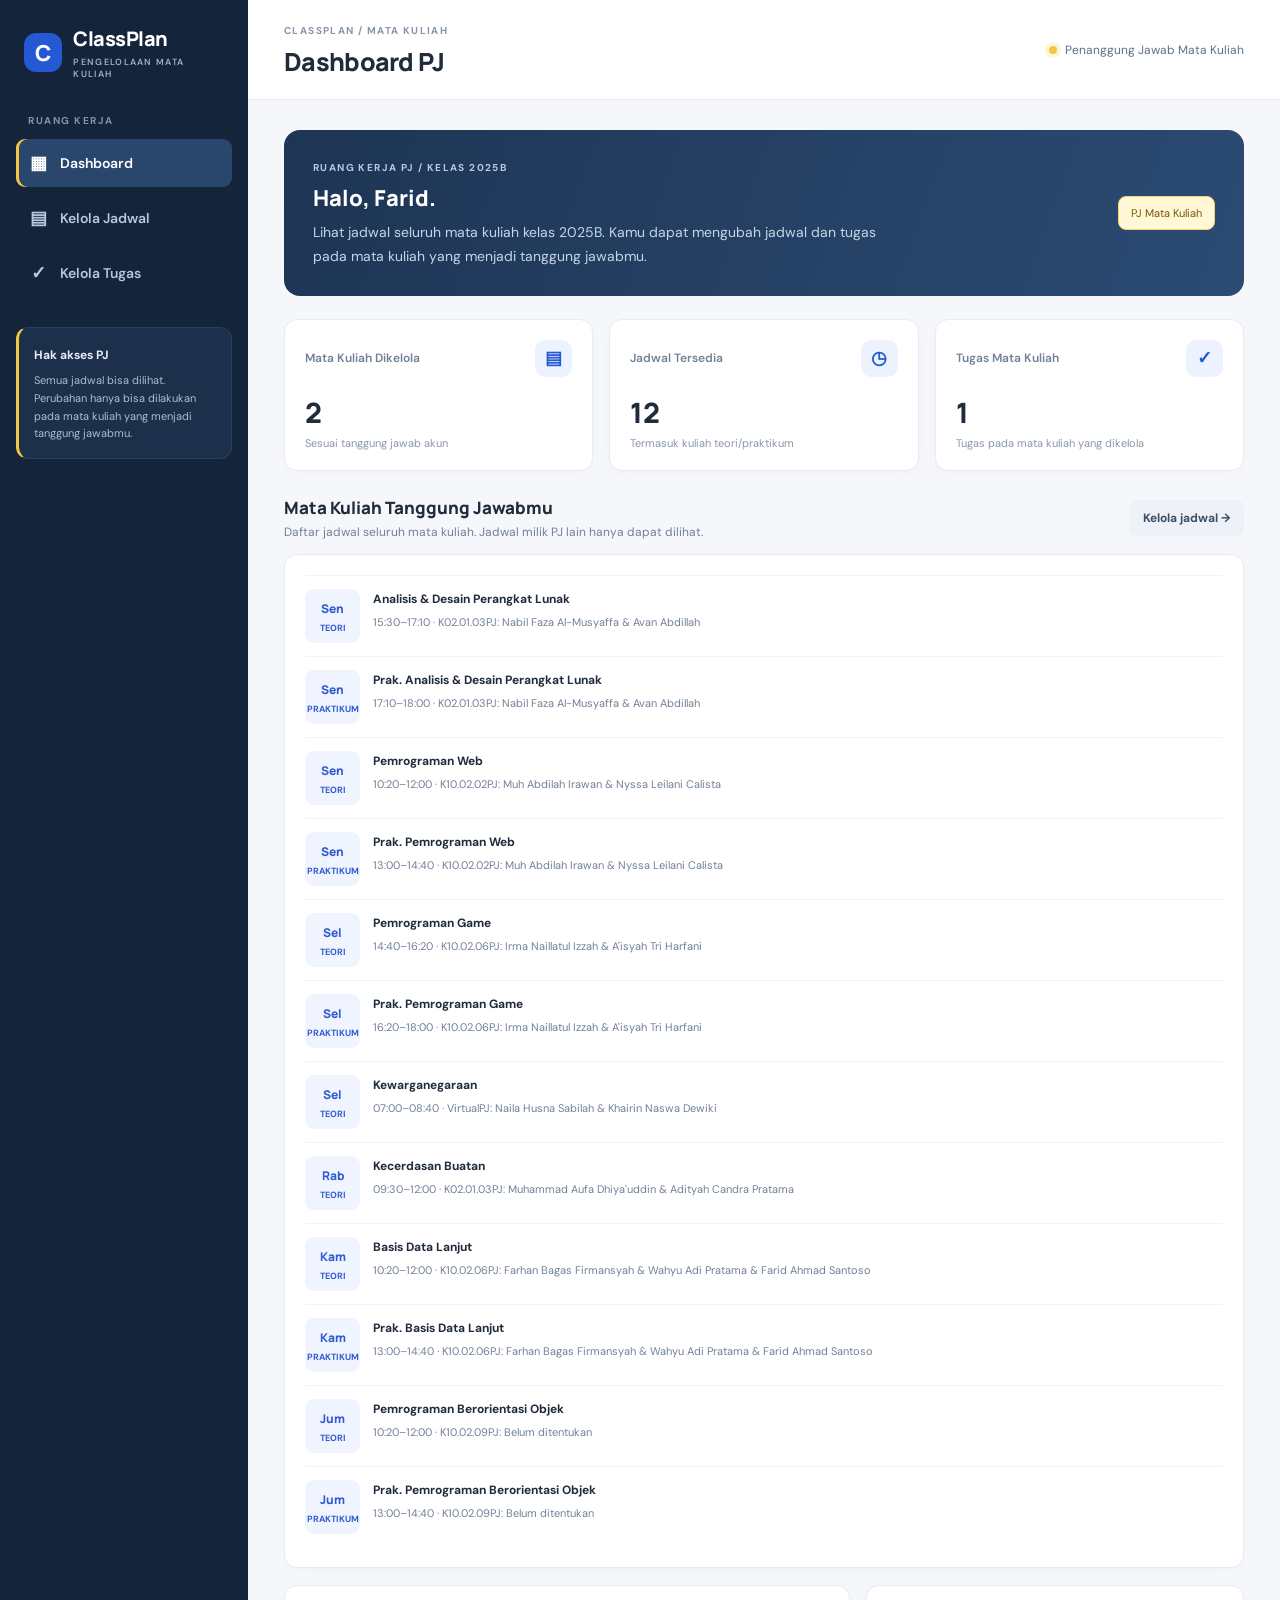
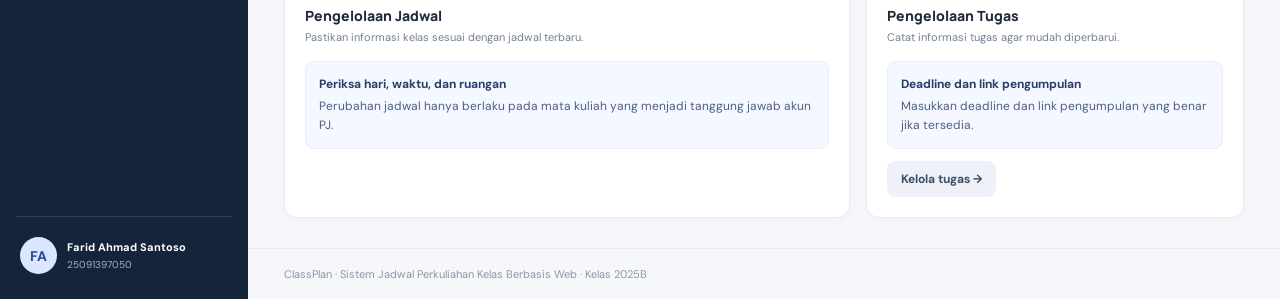
<file: index.html>
<!DOCTYPE html>
<html lang="id">
<head>
  <meta charset="UTF-8">
  <meta name="viewport" content="width=device-width, initial-scale=1.0">
  <title>ClassPlan | Pengelolaan Mata Kuliah</title>
  <link rel="stylesheet" href="css/style.css">
  <script src="https://code.jquery.com/jquery-3.7.1.min.js"></script>
  <script src="js/script.js" defer></script>
</head>
<body>
  <div id="appShell" class="app-shell">
    <aside class="sidebar" id="sidebar">
      <a class="brand" href="#" data-page="dashboard"><span class="brand-mark">C</span><span>ClassPlan<small>PENGELOLAAN MATA KULIAH</small></span></a>
      <div class="side-label">RUANG KERJA</div>
      <nav class="navigation">
        <a href="#" class="nav-link active" data-page="dashboard"><span>▦</span> Dashboard</a>
        <a href="#" class="nav-link" data-page="jadwal"><span>▤</span> Kelola Jadwal</a>
        <a href="#" class="nav-link" data-page="tugas"><span>✓</span> Kelola Tugas</a>
      </nav>
      <div class="sidebar-note"><strong>Hak akses PJ</strong><p>Semua jadwal bisa dilihat. Perubahan hanya bisa dilakukan pada mata kuliah yang menjadi tanggung jawabmu.</p></div>
      <div class="profile"><div class="avatar" id="profileInitials">PJ</div><div class="profile-text"><strong id="profileName">PJ Mata Kuliah</strong><small id="profileNim"></small></div></div>
    </aside>
    <main class="main-area">
      <header class="topbar"><button class="menu-toggle" id="menuToggle" aria-label="Buka menu">☰</button><div><span class="eyebrow">CLASSPLAN / MATA KULIAH</span><h1 id="pageTitle">Dashboard</h1></div><div class="topbar-right"><span class="status-dot"></span><span>Penanggung Jawab Mata Kuliah</span></div></header>
      <section id="pageContent" class="page-content" aria-live="polite"><div class="loading">Memuat halaman...</div></section>
      <footer>ClassPlan · Sistem Jadwal Perkuliahan Kelas Berbasis Web · Kelas 2025B</footer>
    </main>
  </div>
</body>
</html>
</file>
<file: css/style.css>
@import url('https://fonts.googleapis.com/css2?family=DM+Sans:wght@400;500;600;700&family=Manrope:wght@400;500;600;700;800&display=swap');
:root{--navy:#14243b;--navy2:#1d3554;--blue:#2459d3;--blue-light:#edf2ff;--yellow:#f4c542;--yellow-soft:#fff7d6;--ink:#202b3c;--muted:#718096;--line:#e7ebf2;--bg:#f5f7fb;--white:#fff;--green:#18865b;--red:#d94a52}*{box-sizing:border-box}body{margin:0;background:var(--bg);font-family:'DM Sans',sans-serif;color:var(--ink);font-size:14px}a{color:inherit;text-decoration:none}button,input,select,textarea{font:inherit}[hidden]{display:none!important}.login-screen{min-height:100vh;display:grid;grid-template-columns:minmax(340px,500px) 1fr;background:#fff}.login-card{padding:clamp(28px,6vw,72px);align-self:center;max-width:600px;width:100%;margin:auto}.login-brand{display:flex;align-items:center;gap:12px;margin-bottom:48px}.login-brand strong{font:800 22px Manrope,sans-serif;display:block}.login-brand small{display:block;font-size:9px;letter-spacing:1.3px;color:#8390a3;margin-top:4px;font-weight:700}.brand-mark{width:42px;height:42px;border-radius:12px;background:#4778f2;color:white;display:grid;place-items:center;font:800 23px Manrope,sans-serif}.eyebrow{font-size:10px;color:#8794a8;font-weight:700;letter-spacing:1.4px}.login-card h1{font:800 27px Manrope,sans-serif;letter-spacing:-.8px;margin:12px 0}.login-desc{color:var(--muted);line-height:1.75;font-size:13px;margin-bottom:27px}.login-card label{display:block;font-weight:700;font-size:12px;margin:16px 0 7px}.login-card input{width:100%;padding:13px;border:1px solid #dfe5ee;border-radius:9px;outline:none}.login-card input:focus,.field input:focus,.field select:focus,.field textarea:focus{border-color:#7e9cf6;box-shadow:0 0 0 3px #3768e51a}.form-hint{font-size:11px;color:var(--muted);line-height:1.6}.login-error{color:var(--red);font-size:12px}.login-submit{width:100%;margin-top:8px}.login-foot{font-size:10px;color:#9aa4b2;margin-top:26px}.demo-help{margin-top:18px;font-size:12px;color:#52627a}.demo-help summary{cursor:pointer;font-weight:700}.demo-help #demoAccounts{line-height:1.8;padding:10px 0;color:#68778d}.login-side{background:linear-gradient(145deg,#152943,#2d4d76);color:white;padding:clamp(35px,7vw,100px);display:flex;flex-direction:column;justify-content:center;position:relative;overflow:hidden}.login-side:after{content:"";position:absolute;width:440px;height:440px;border:70px solid #ffffff0b;border-radius:50%;right:-130px;bottom:-200px}.side-kicker{color:#a8bee0;font-size:11px;font-weight:700;letter-spacing:2px}.login-side h2{font:800 clamp(27px,4vw,45px) Manrope,sans-serif;line-height:1.2;max-width:560px;letter-spacing:-1.3px;z-index:1}.login-side p{color:#c4d1e4;line-height:1.8;max-width:460px}.side-mini{border:1px solid #ffffff35;background:#ffffff0d;padding:13px 15px;border-radius:10px;align-self:flex-start;margin-top:24px;font-size:12px;z-index:1}
.app-shell{min-height:100vh;display:flex}.sidebar{width:248px;background:var(--navy);color:#d9e3f3;display:flex;flex-direction:column;padding:25px 16px;flex-shrink:0}.brand{display:flex;align-items:center;gap:11px;padding:0 8px 34px;color:#fff;font:800 20px Manrope,sans-serif;letter-spacing:-.5px}.brand-mark{width:39px;height:39px;border-radius:12px;background:#4778f2;display:grid;place-items:center;font-size:22px}.brand small{display:block;font:600 9px 'DM Sans',sans-serif;letter-spacing:1.3px;color:#9fb0ca;margin-top:4px}.side-label{font-size:10px;font-weight:700;letter-spacing:1.5px;color:#7f93b1;padding:0 12px 12px}.navigation{display:grid;gap:7px}.nav-link{display:flex;gap:12px;align-items:center;padding:12px;border-radius:9px;color:#b9c7dc;font-weight:600}.nav-link span{font-size:18px;width:20px;text-align:center}.nav-link:hover,.nav-link.active{background:#2a4263;color:#fff}.nav-link.active{box-shadow:inset 3px 0 #79a0ff}.sidebar-note{margin-top:30px;background:#1c304b;border:1px solid #2b405e;padding:15px;border-radius:12px;color:#e6edfa;line-height:1.6}.sidebar-note strong{font-size:12px}.sidebar-note p{font-size:11px;color:#aebdd2;margin:7px 0 0}.profile{margin-top:auto;border-top:1px solid #2b405e;padding:20px 4px 0;display:flex;align-items:center;gap:10px}.avatar{height:37px;width:37px;display:grid;place-items:center;border-radius:50%;background:#dce7ff;color:#244da7;font-weight:800;flex-shrink:0}.profile strong,.profile small{display:block}.profile strong{font-size:11px;color:#fff}.profile small{font-size:10px;color:#9fb0ca;margin-top:4px}.logout-button{margin-top:13px;text-align:left;border:1px solid #344966;background:transparent;color:#c4d1e4;border-radius:8px;padding:10px;cursor:pointer}.main-area{min-width:0;flex:1;display:flex;flex-direction:column}.topbar{min-height:100px;background:#fff;border-bottom:1px solid var(--line);display:flex;align-items:center;justify-content:space-between;padding:0 36px;gap:18px}.topbar h1{font:800 25px Manrope,sans-serif;margin:6px 0 0;letter-spacing:-.7px}.topbar-right{display:flex;align-items:center;gap:8px;color:#617087;font-size:12px}.status-dot{width:8px;height:8px;border-radius:50%;background:#20b77a;box-shadow:0 0 0 4px #e5f8ef}.page-content{padding:30px 36px;flex:1;width:100%;max-width:1450px;margin:0 auto}.main-area footer{padding:18px 36px;border-top:1px solid var(--line);color:#8b96a7;font-size:11px}.menu-toggle{display:none;border:0;background:#eef2f8;border-radius:8px;padding:9px 11px;color:var(--navy)}.welcome{display:flex;align-items:center;justify-content:space-between;gap:20px;background:linear-gradient(110deg,#1e3554,#2b4b73);color:#fff;padding:27px 29px;border-radius:16px;margin-bottom:23px;overflow:hidden;position:relative}.welcome h2{font:800 22px Manrope,sans-serif;margin:8px 0}.welcome p{margin:0;color:#c6d5e8;max-width:600px;line-height:1.7}.welcome-tag{background:#ffffff19;border:1px solid #ffffff30;padding:9px 12px;border-radius:8px;font-size:11px;white-space:nowrap;z-index:1}.section-heading{display:flex;justify-content:space-between;align-items:center;gap:15px;margin:25px 0 14px}.section-heading h2{font:800 17px Manrope,sans-serif;margin:0}.section-heading p{margin:5px 0 0;color:var(--muted);font-size:12px}.stats-grid{display:grid;grid-template-columns:repeat(3,minmax(0,1fr));gap:16px}.stat-card,.panel,.table-card,.form-card{background:#fff;border:1px solid var(--line);border-radius:13px;padding:20px;box-shadow:0 3px 12px #233a5705}.stat-top{display:flex;align-items:center;justify-content:space-between;color:#718096;font-size:12px;font-weight:600}.stat-icon{width:37px;height:37px;border-radius:10px;background:var(--blue-light);color:var(--blue);display:grid;place-items:center;font-size:18px}.stat-number{font:800 28px Manrope,sans-serif;margin:16px 0 5px}.stat-foot{font-size:11px;color:#8a96a7}.panel-grid{display:grid;grid-template-columns:1.2fr .8fr;gap:16px;margin-top:17px}.panel h3,.info-card h3{font:800 14px Manrope,sans-serif;margin:0 0 5px}.panel .sub{font-size:11px;color:var(--muted);margin-bottom:17px}.upcoming-item{display:flex;gap:13px;padding:13px 0;border-top:1px solid #f0f2f6}.day-block{width:55px;min-width:55px;background:#f0f4ff;border-radius:9px;display:grid;place-content:center;text-align:center;color:#315bd0;padding:9px 3px}.day-block strong{font:800 13px Manrope}.day-block span{font-size:9px;text-transform:uppercase;font-weight:700}.upcoming-item strong{display:block;font-size:12px;margin:2px 0 5px}.upcoming-item small{color:var(--muted);font-size:11px}.notice{padding:13px;border-radius:9px;background:#f5f8ff;border:1px solid #e6edff;color:#4c6084;line-height:1.6;font-size:12px}.notice strong{display:block;color:#263e69;margin-bottom:3px}.btn{display:inline-flex;justify-content:center;align-items:center;gap:7px;border:0;border-radius:8px;padding:10px 14px;font-weight:700;font-size:12px;cursor:pointer}.btn-primary{background:var(--blue);color:#fff}.btn-primary:hover{background:#2855c9}.btn-secondary{background:#eef2f8;color:#3c4d66}.btn-danger{background:#fff0f0;color:var(--red)}.btn-small{padding:7px 9px;font-size:11px}.table-card{padding:0;overflow:hidden}.table-tools{display:flex;justify-content:space-between;gap:12px;padding:17px;border-bottom:1px solid var(--line);align-items:center}.search-box{border:1px solid #dfe5ee;border-radius:8px;padding:10px 12px;min-width:220px;outline:none}.table-wrap{overflow-x:auto}table{width:100%;border-collapse:collapse;white-space:nowrap}th{text-align:left;background:#fafbfd;color:#7b8799;text-transform:uppercase;letter-spacing:.7px;font-size:10px;padding:13px 17px}td{padding:15px 17px;border-top:1px solid #edf0f5;font-size:12px}tbody tr:hover{background:#fbfcff}.course-name{font-weight:700;color:#26354a}.muted{color:var(--muted)}.time-pill,.room-pill{background:#f0f4ff;color:#385cc2;padding:5px 8px;border-radius:6px;font-size:11px;font-weight:700}.room-pill{background:#edf8f2;color:#23744f}.actions{display:flex;gap:6px}.empty-state{text-align:center;padding:35px;color:var(--muted)}.form-layout{display:grid;grid-template-columns:minmax(0,1.5fr) minmax(220px,.8fr);gap:18px;align-items:start}.form-card h2{font:800 17px Manrope,sans-serif;margin:0 0 6px}.form-intro{color:var(--muted);font-size:12px;line-height:1.6;margin:0 0 22px}.form-grid{display:grid;grid-template-columns:1fr 1fr;gap:16px}.field{display:flex;flex-direction:column;gap:7px}.field.full{grid-column:1/-1}.field label{font-size:12px;font-weight:700;color:#3a475a}.field input,.field select,.field textarea{width:100%;padding:11px 12px;border:1px solid #dfe5ee;border-radius:8px;background:#fff;outline:none;color:var(--ink)}.field textarea{min-height:85px;resize:vertical}.field small{color:var(--muted);font-size:10px;line-height:1.5}.form-actions{display:flex;gap:9px;margin-top:22px}.error-message{color:var(--red);font-size:11px;display:none}.field.invalid input,.field.invalid select,.field.invalid textarea{border-color:var(--red)}.field.invalid .error-message{display:block}.side-info{display:grid;gap:14px}.info-card{background:#fff;border:1px solid var(--line);border-radius:12px;padding:17px}.info-card p,.info-card li{font-size:11px;color:var(--muted);line-height:1.7}.info-card ul{padding-left:18px;margin-bottom:0}.toast{position:fixed;right:24px;bottom:24px;background:#183451;color:#fff;padding:13px 17px;border-radius:10px;box-shadow:0 10px 30px #152b4528;z-index:20;max-width:320px;font-size:12px}.loading{padding:40px;text-align:center;color:var(--muted)}
@media(max-width:1000px){.sidebar{width:220px}.page-content{padding:25px 22px}.topbar{padding:0 22px}.panel-grid,.form-layout{grid-template-columns:1fr}.side-info{grid-template-columns:1fr 1fr}}
@media(max-width:720px){.login-screen{grid-template-columns:1fr}.login-side{display:none}.login-card{padding:28px;max-width:500px}.login-brand{margin-bottom:35px}.sidebar{position:fixed;z-index:15;left:-260px;top:0;bottom:0;width:248px;transition:left .2s;box-shadow:10px 0 30px #0d203c20}.sidebar.open{left:0}.menu-toggle{display:block}.topbar{min-height:85px;padding:0 15px;justify-content:flex-start}.topbar h1{font-size:20px}.topbar-right{margin-left:auto;font-size:0}.page-content{padding:18px 14px}.stats-grid{grid-template-columns:1fr}.welcome{padding:22px;align-items:flex-start;flex-direction:column}.welcome h2{font-size:19px}.welcome-tag{white-space:normal}.section-heading{align-items:flex-start;flex-direction:column}.table-tools{align-items:stretch;flex-direction:column}.search-box{min-width:0;width:100%}.form-grid{grid-template-columns:1fr}.field.full{grid-column:auto}.side-info{grid-template-columns:1fr}.main-area footer{padding:15px}.stat-card{padding:17px}}

/* Aksen biru dan kuning untuk ClassPlan */
.brand-mark{background:var(--blue)}
.nav-link.active{background:#29466d;box-shadow:inset 3px 0 var(--yellow)}
.btn-primary{background:var(--blue);border-color:var(--blue)}
.btn-primary:hover{background:#1948b8}
.status-dot{background:var(--yellow);box-shadow:0 0 0 4px #f4c54233}
.welcome-tag,.time-pill{background:var(--yellow-soft);border-color:#f0d36b;color:#765900}
.sidebar-note{border-left:3px solid var(--yellow)}
.load-error{background:#fff;border:1px solid #e7ebf2;border-radius:14px;padding:26px;max-width:650px;box-shadow:0 8px 24px #14243b0a}
.load-error h2{margin:0 0 10px;color:var(--ink);font:700 20px Manrope,sans-serif}
.load-error p{color:var(--muted);line-height:1.7;margin:0 0 10px}
.load-error small{color:#b45309;overflow-wrap:anywhere}
</file>
